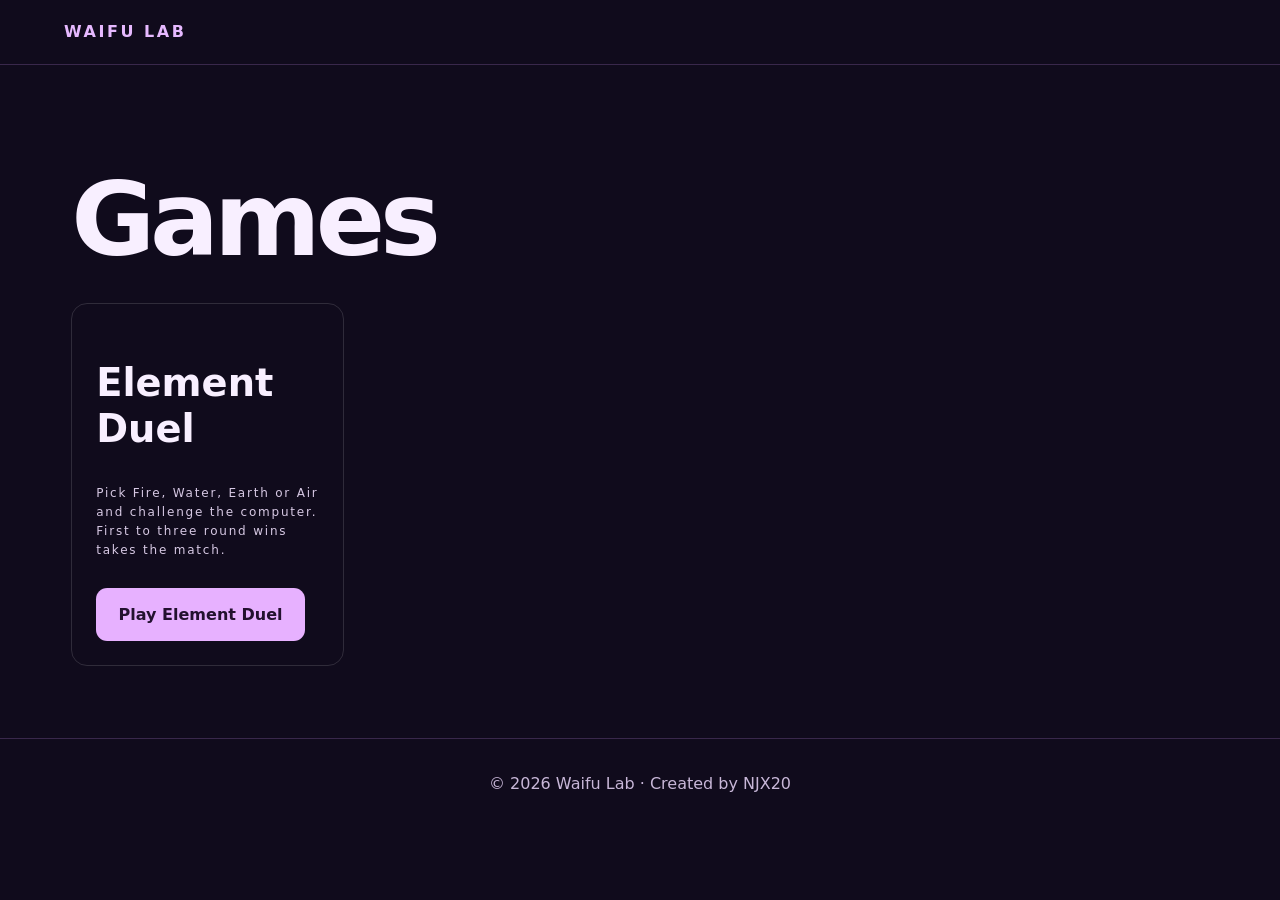
<file: games/index.html>
<!doctype html>
<html lang="en">
<head>
  <meta charset="utf-8">
  <meta name="viewport" content="width=device-width, initial-scale=1">
  <title>Games | Waifu Lab</title>
  <link rel="stylesheet" href="../assets/css/style.css">
</head>
<body>
  <a class="skip" href="#main">Skip to content</a>
  <header><a class="brand" href="../">WAIFU LAB</a></header>
  <main id="main">
    <section>
      <h1>Games</h1>
      <div class="kingdoms">
        <article>
          <h2>Element Duel</h2>
          <p>Pick Fire, Water, Earth or Air and challenge the computer. First to three round wins takes the match.</p>
          <a class="cta" href="element-duel/">Play Element Duel</a>
        </article>
      </div>
    </section>
  </main>
  <footer>© 2026 Waifu Lab · Created by NJX20</footer>
</body>
</html>
</file>
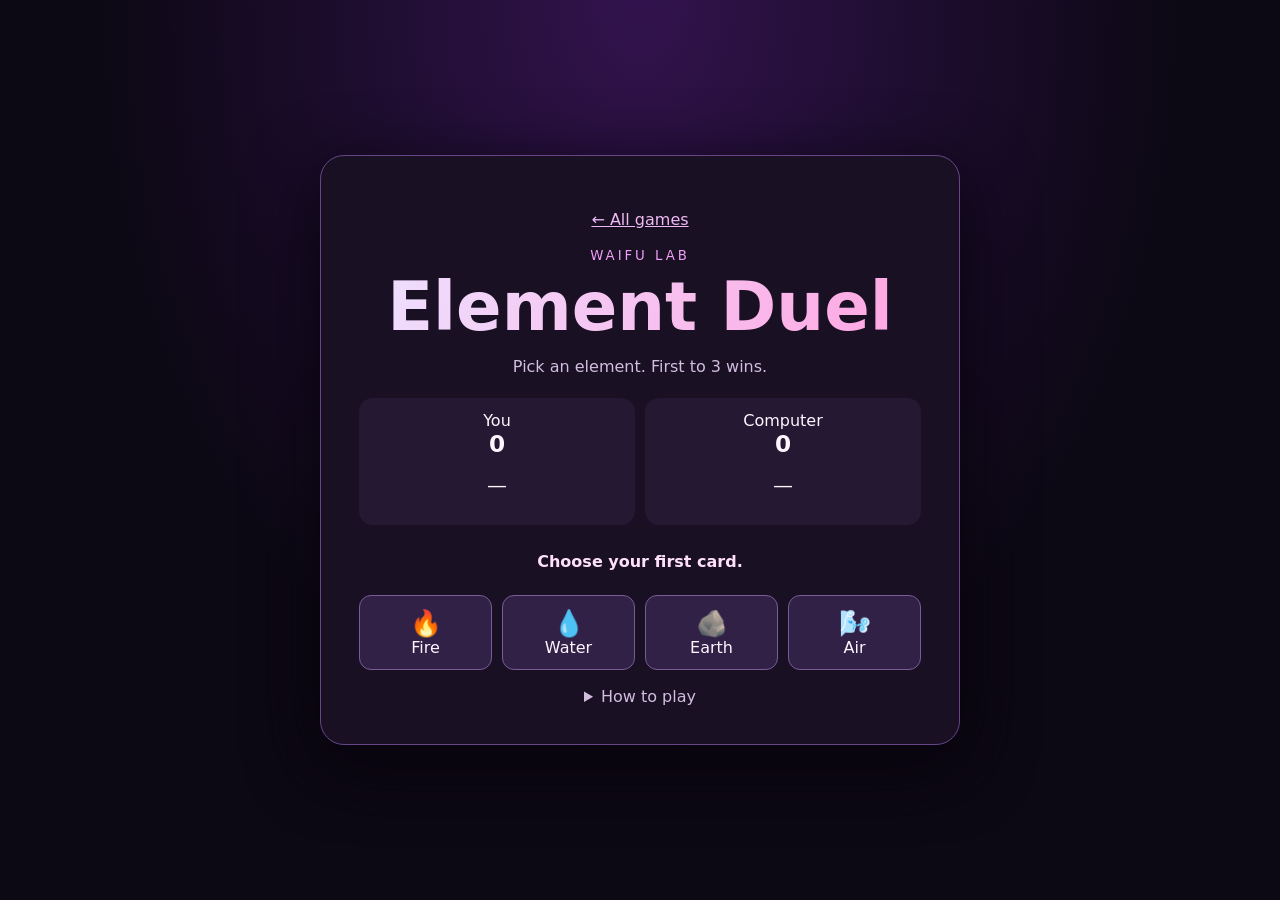
<file: games/element-duel/index.html>
<!doctype html>
<html lang="en"><head><meta charset="utf-8"><meta name="viewport" content="width=device-width, initial-scale=1"><title>Element Duel | Waifu Lab</title>
<style>
*{box-sizing:border-box}body{margin:0;min-height:100svh;display:grid;place-items:center;background:radial-gradient(ellipse at top,#32134d,transparent 60%),#0c0814;color:#fff5ff;font:16px system-ui,sans-serif;padding:20px}main{width:min(100%,640px);padding:clamp(16px,5vw,38px);border:1px solid #674586;border-radius:24px;background:#191024;box-shadow:0 18px 70px #08040d;text-align:center}header small{color:#ef9df5;letter-spacing:.22em;text-transform:uppercase}h1{font-size:clamp(2.3rem,8vw,4.2rem);line-height:1;margin:10px 0;background:linear-gradient(105deg,#eee0ff,#ffa5e1);background-clip:text;color:transparent}.muted{color:#d2bddf}.arena,.cards{display:grid;gap:10px}.arena{grid-template-columns:1fr 1fr;margin:22px 0 12px}.slot{background:#251832;border-radius:14px;padding:13px 5px}.slot strong{font-size:1.45rem}.choice{min-height:55px;display:grid;place-items:center;font-size:1.25rem}.reveal{animation:flip .32s ease-out}@keyframes flip{from{transform:scale(.75) rotateX(65deg);opacity:.15}}.cards{grid-template-columns:repeat(4,1fr)}button{font:inherit;color:inherit;cursor:pointer;border:1px solid #795c96;border-radius:12px;background:#322147;padding:12px 4px;min-height:46px}button:hover:enabled{background:#523467}button:focus-visible{outline:3px solid #ffc8f7;outline-offset:3px}button:disabled{opacity:.5;cursor:default}.cards span{display:block;font-size:1.6rem}#message{min-height:3em;display:grid;place-items:center;margin:10px 0;color:#ffe0fa;font-weight:650}#again{margin-top:12px;padding:8px 25px}details{margin-top:17px;color:#d2bddf}summary{cursor:pointer}@media(max-width:340px){.cards{grid-template-columns:repeat(2,1fr)}}@media(prefers-reduced-motion:reduce){.reveal{animation:none}}
</style></head><body><main>
<header><p><a href="../" style="color:#efb9f4">← All games</a></p><small>Waifu Lab</small><h1>Element Duel</h1><p class="muted">Pick an element. First to 3 wins.</p></header>
<section class="arena" aria-label="Scoreboard">
<div class="slot"><div>You</div><strong id="playerScore">0</strong><div class="choice" id="playerChoice">—</div></div>
<div class="slot"><div>Computer</div><strong id="cpuScore">0</strong><div class="choice" id="cpuChoice">—</div></div>
</section>
<p id="message" role="status">Choose your first card.</p>
<div class="cards" aria-label="Element cards">
<button data-element="Fire"><span aria-hidden="true">🔥</span>Fire</button>
<button data-element="Water"><span aria-hidden="true">💧</span>Water</button>
<button data-element="Earth"><span aria-hidden="true">🪨</span>Earth</button>
<button data-element="Air"><span aria-hidden="true">🌬️</span>Air</button>
</div>
<button id="again" hidden>Play Again</button>
<details><summary>How to play</summary><p>Water beats Fire. Fire beats Air. Air beats Earth. Earth beats Water. Every other matchup is a draw.</p></details>
</main><script>
const winsAgainst = {Water:'Fire', Fire:'Air', Air:'Earth', Earth:'Water'};
const elements = Object.keys(winsAgainst);
const cards = [...document.querySelectorAll('[data-element]')];
const playerChoice = document.querySelector('#playerChoice');
const cpuChoice = document.querySelector('#cpuChoice');
const playerScore = document.querySelector('#playerScore');
const cpuScore = document.querySelector('#cpuScore');
const message = document.querySelector('#message');
const again = document.querySelector('#again');
let player = 0;
let cpu = 0;

function playRound(pick) {
  if (player === 3 || cpu === 3) return;
  const opponent = elements[Math.floor(Math.random() * elements.length)];
  playerChoice.textContent = pick;
  cpuChoice.textContent = opponent;
  for (const choice of [playerChoice, cpuChoice]) {
    choice.classList.remove('reveal');
    void choice.offsetWidth;
    choice.classList.add('reveal');
  }
  let result = 'Draw.';
  if (winsAgainst[pick] === opponent) {
    player++;
    result = 'You win the round.';
  } else if (winsAgainst[opponent] === pick) {
    cpu++;
    result = 'Computer wins the round.';
  }
  playerScore.textContent = player;
  cpuScore.textContent = cpu;
  const finished = player === 3 || cpu === 3;
  if (finished) result = player === 3 ? 'You win the match!' : 'Computer wins the match.';
  message.textContent = pick + ' vs ' + opponent + '. ' + result;
  if (finished) {
    for (const card of cards) card.disabled = true;
    again.hidden = false;
    again.focus();
  }
}

for (const card of cards) card.addEventListener('click', () => playRound(card.dataset.element));
again.addEventListener('click', () => {
  player = cpu = 0;
  playerScore.textContent = cpuScore.textContent = '0';
  playerChoice.textContent = cpuChoice.textContent = '—';
  message.textContent = 'Choose your first card.';
  for (const card of cards) card.disabled = false;
  again.hidden = true;
  cards[0].focus();
});
</script></body></html>
</file>
<file: assets/css/style.css>
*{box-sizing:border-box}html{scroll-behavior:smooth}body{margin:0;background:#100b1c;color:#f8efff;font:16px/1.6 system-ui,sans-serif}a{color:inherit;text-decoration:none}a:focus-visible,button:focus-visible{outline:3px solid #f5a9ef;outline-offset:5px}.skip{position:absolute;left:-9999px}.skip:focus{left:1rem;top:1rem;background:#100b1c;z-index:5}header{display:flex;align-items:center;justify-content:space-between;gap:2rem;padding:1.2rem max(5vw,1rem);border-bottom:1px solid #39284b}.brand{font-weight:900;letter-spacing:.16em;color:#e6b9ff}nav{display:flex;gap:1.4rem;flex-wrap:wrap}nav a:hover{color:#f5a9ef}#menu{display:none;background:#30203f;color:white;border:1px solid #795394;padding:.6rem 1rem;border-radius:.5rem}main{max-width:1240px;margin:auto;padding:1.5rem max(4vw,1rem)}section{padding:3rem 0;scroll-margin-top:1rem}.hero{min-height:460px;display:flex;flex-direction:column;justify-content:center;align-items:flex-start;padding:clamp(2rem,7vw,6rem);border:1px solid #53336c;border-radius:1.5rem;background:radial-gradient(ellipse at 90% 20%,#6d265f,transparent 60%),linear-gradient(135deg,#211335,#160d24)}.eyebrow{color:#e8a6f5;font-size:.75rem;letter-spacing:.18em;font-weight:800}h1{font-size:clamp(3rem,8vw,6.5rem);line-height:1.02;margin:.3em 0;letter-spacing:-.05em}h2{font-size:clamp(1.6rem,3vw,2.5rem);line-height:1.2}p{color:#d7c9e4}.cta{display:inline-block;background:#e7b1ff;color:#23112f;font-weight:800;padding:.85rem 1.4rem;border-radius:.7rem;margin-top:1rem}.gallery,.kingdoms{display:grid;gap:1rem}.gallery{grid-template-columns:repeat(3,1fr)}.placeholder{aspect-ratio:3/4;display:grid;place-items:center;text-align:center;padding:1rem;border:1px dashed #76578d;border-radius:1rem;background:#21172f;color:#d7c9e4}.kingdoms{grid-template-columns:repeat(4,1fr)}.kingdoms article{padding:1.5rem;border-radius:1rem;border:1px solid #ffffff22}.kingdoms p{font-size:.75rem;letter-spacing:.15em}.kingdoms h3{font-size:1.4rem;margin:0;overflow-wrap:anywhere}.fire{background:#50232f}.water{background:#193453}.earth{background:#234534}.air{background:#34445e}footer{text-align:center;border-top:1px solid #39284b;padding:2rem;color:#c8b7d8}@media(max-width:760px){header{flex-wrap:wrap;gap:1rem}html.js #menu{display:block}nav{width:100%;flex-direction:column;gap:.75rem}html.js nav:not(.open){display:none}.kingdoms{grid-template-columns:repeat(2,1fr)}.gallery{grid-template-columns:repeat(2,1fr)}.hero{min-height:380px}}@media(prefers-reduced-motion:reduce){html{scroll-behavior:auto}}
</file>
